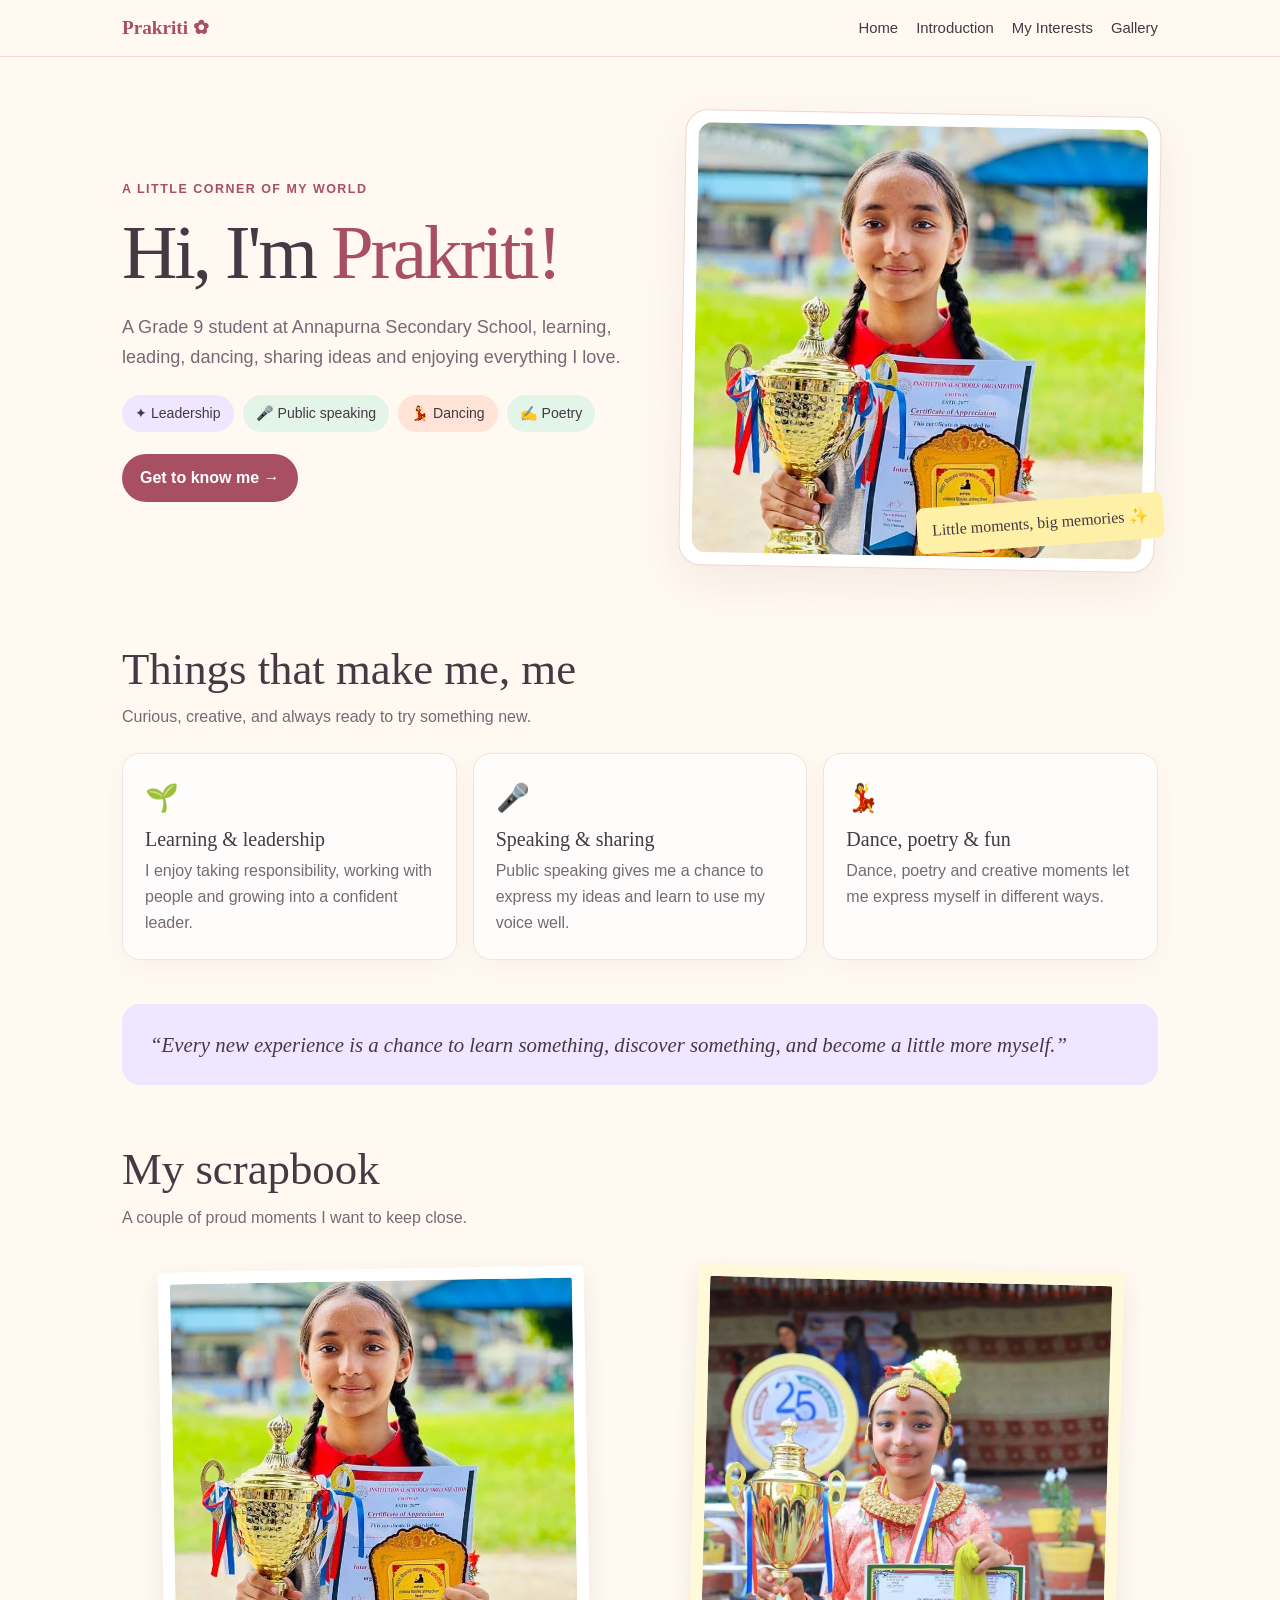
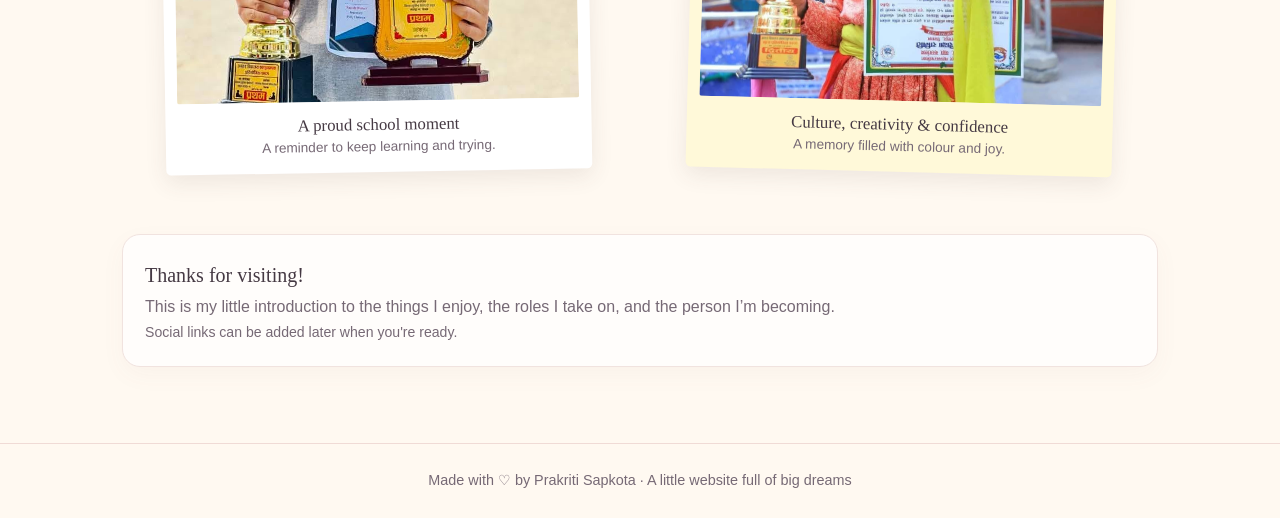
<file: index.html>
<!doctype html>
<html lang="en">
<head>
<meta charset="utf-8"><meta name="viewport" content="width=device-width, initial-scale=1">
<meta name="description" content="A little introduction to Prakriti Sapkota — student, young leader, dancer and poetry lover.">
<title>Prakriti Sapkota | A Little Introduction</title><link rel="stylesheet" href="style.css">
</head><body>
<header class="nav"><div class="nav-inner"><a class="brand" href="index.html">Prakriti ✿</a><nav class="links" aria-label="Main navigation"><a href="index.html">Home</a><a href="introduction.html">Introduction</a><a href="#interests">My Interests</a><a href="#gallery">Gallery</a></nav></div></header>
<main>
<section class="hero">
<div><div class="eyebrow">A little corner of my world</div><h1>Hi, I'm <span>Prakriti!</span></h1><p class="lead">A Grade 9 student at Annapurna Secondary School, learning, leading, dancing, sharing ideas and enjoying everything I love.</p><div class="pills"><span class="pill">✦ Leadership</span><span class="pill">🎤 Public speaking</span><span class="pill">💃 Dancing</span><span class="pill">✍️ Poetry</span></div><a class="btn" href="introduction.html">Get to know me →</a></div>
<div class="hero-photo"><img src="achievement-school.jpg" alt="Prakriti holding a trophy and certificates at a school event"><div class="photo-note">Little moments, big memories ✨</div></div>
</section>
<section class="section" id="interests"><div class="section-head"><h2>Things that make me, me</h2><p>Curious, creative, and always ready to try something new.</p></div>
<div class="cards">
<article class="card"><div class="emoji">🌱</div><h3>Learning & leadership</h3><p>I enjoy taking responsibility, working with people and growing into a confident leader.</p></article>
<article class="card"><div class="emoji">🎤</div><h3>Speaking & sharing</h3><p>Public speaking gives me a chance to express my ideas and learn to use my voice well.</p></article>
<article class="card"><div class="emoji">💃</div><h3>Dance, poetry & fun</h3><p>Dance, poetry and creative moments let me express myself in different ways.</p></article>
</div></section>
<div class="quote">“Every new experience is a chance to learn something, discover something, and become a little more myself.”</div>
<section class="section" id="gallery"><div class="section-head"><h2>My scrapbook</h2><p>A couple of proud moments I want to keep close.</p></div>
<div class="gallery">
<figure class="scrap"><img src="achievement-school.jpg" alt="Prakriti with a trophy and appreciation certificates"><figcaption>A proud school moment<span class="caption-small">A reminder to keep learning and trying.</span></figcaption></figure>
<figure class="scrap"><img src="achievement-performance.jpg" alt="Prakriti in traditional dance attire holding a trophy and certificate"><figcaption>Culture, creativity & confidence<span class="caption-small">A memory filled with colour and joy.</span></figcaption></figure>
</div></section>
<section class="section"><div class="card"><h3>Thanks for visiting!</h3><p>This is my little introduction to the things I enjoy, the roles I take on, and the person I’m becoming.</p><p class="tiny">Social links can be added later when you're ready.</p></div></section>
</main><footer>Made with ♡ by Prakriti Sapkota · A little website full of big dreams</footer>
</body></html>
</file>
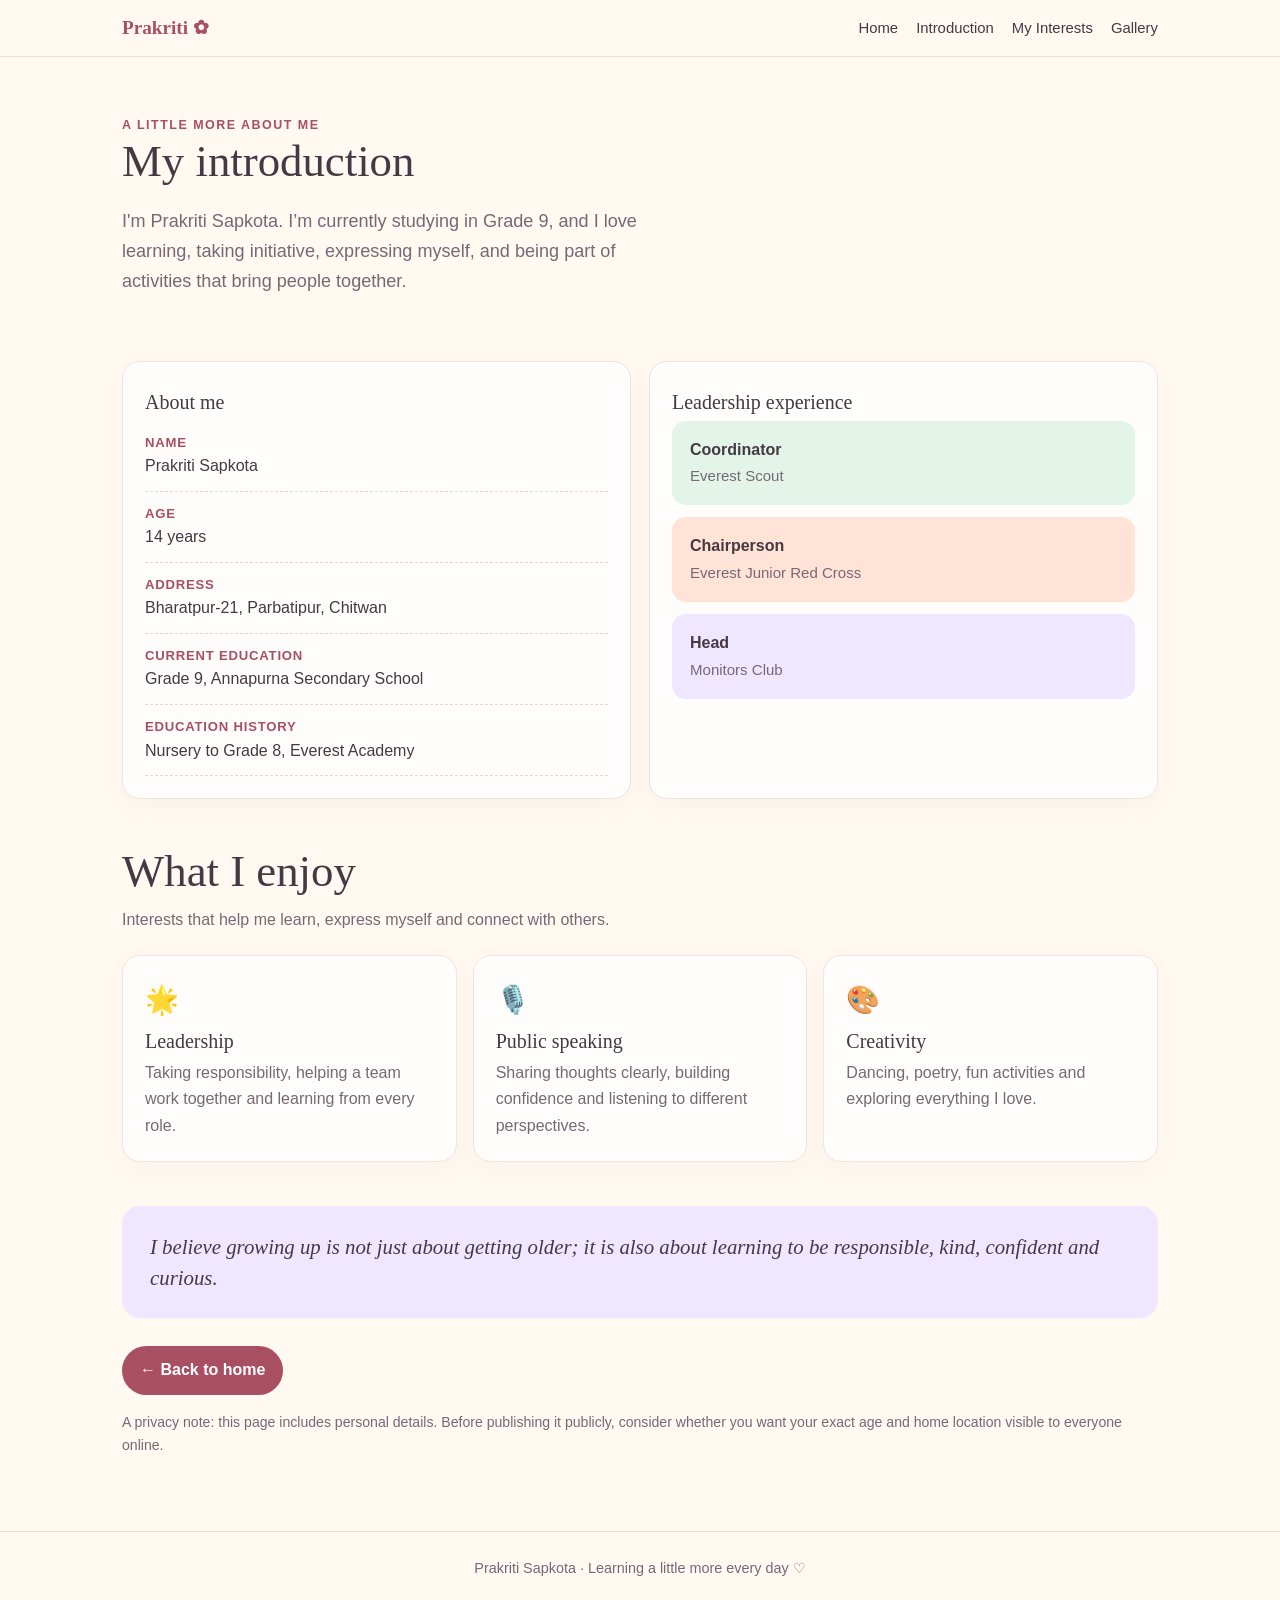
<file: introduction.html>
<!doctype html>
<html lang="en">
<head><meta charset="utf-8"><meta name="viewport" content="width=device-width, initial-scale=1"><meta name="description" content="Meet Prakriti Sapkota: her education, leadership experiences and interests."><title>Introduction | Prakriti Sapkota</title><link rel="stylesheet" href="style.css"></head>
<body><header class="nav"><div class="nav-inner"><a class="brand" href="index.html">Prakriti ✿</a><nav class="links" aria-label="Main navigation"><a href="index.html">Home</a><a href="introduction.html">Introduction</a><a href="index.html#interests">My Interests</a><a href="index.html#gallery">Gallery</a></nav></div></header>
<main>
<section class="section"><div class="eyebrow">A little more about me</div><h2>My introduction</h2><p class="lead">I'm Prakriti Sapkota. I’m currently studying in Grade 9, and I love learning, taking initiative, expressing myself, and being part of activities that bring people together.</p></section>
<section class="section profile-grid">
<div class="card"><h3>About me</h3><ul class="detail-list">
<li><strong>Name</strong>Prakriti Sapkota</li>
<li><strong>Age</strong>14 years</li>
<li><strong>Address</strong>Bharatpur-21, Parbatipur, Chitwan</li>
<li><strong>Current education</strong>Grade 9, Annapurna Secondary School</li>
<li><strong>Education history</strong>Nursery to Grade 8, Everest Academy</li>
</ul></div>
<div class="card"><h3>Leadership experience</h3><div class="leadership-list">
<div class="role"><strong>Coordinator</strong><span>Everest Scout</span></div>
<div class="role"><strong>Chairperson</strong><span>Everest Junior Red Cross</span></div>
<div class="role"><strong>Head</strong><span>Monitors Club</span></div>
</div></div>
</section>
<section class="section"><div class="section-head"><h2>What I enjoy</h2><p>Interests that help me learn, express myself and connect with others.</p></div><div class="cards">
<article class="card"><div class="emoji">🌟</div><h3>Leadership</h3><p>Taking responsibility, helping a team work together and learning from every role.</p></article>
<article class="card"><div class="emoji">🎙️</div><h3>Public speaking</h3><p>Sharing thoughts clearly, building confidence and listening to different perspectives.</p></article>
<article class="card"><div class="emoji">🎨</div><h3>Creativity</h3><p>Dancing, poetry, fun activities and exploring everything I love.</p></article>
</div></section>
<div class="quote">I believe growing up is not just about getting older; it is also about learning to be responsible, kind, confident and curious.</div>
<p><a class="btn" href="index.html">← Back to home</a></p>
<p class="tiny">A privacy note: this page includes personal details. Before publishing it publicly, consider whether you want your exact age and home location visible to everyone online.</p>
</main><footer>Prakriti Sapkota · Learning a little more every day ♡</footer></body></html>
</file>
<file: style.css>
:root{--cream:#fff9f1;--peach:#ffe3d6;--rose:#d87983;--rose-dark:#a94f63;--lavender:#eee7ff;--mint:#e3f4e8;--ink:#453943;--muted:#766975;--paper:#fffdfb}
*{box-sizing:border-box}html{scroll-behavior:smooth}body{margin:0;background:var(--cream);color:var(--ink);font-family: "Trebuchet MS",Arial,sans-serif;line-height:1.65}
a{color:var(--rose-dark)}.nav{position:sticky;top:0;z-index:10;background:rgba(255,249,241,.94);backdrop-filter:blur(10px);border-bottom:1px solid #f2d9d6}
.nav-inner{max-width:1080px;margin:auto;padding:12px 22px;display:flex;align-items:center;justify-content:space-between;gap:16px}.brand{font-family:Georgia,serif;font-weight:bold;font-size:1.2rem;color:var(--rose-dark);text-decoration:none}.links{display:flex;gap:18px;flex-wrap:wrap}.links a{text-decoration:none;font-size:.93rem;color:var(--ink)}.links a:hover{color:var(--rose-dark)}
main{max-width:1080px;margin:auto;padding:28px 22px 60px}.hero{display:grid;grid-template-columns:1.05fr .95fr;align-items:center;gap:34px;min-height:520px;padding:28px 0 44px}.eyebrow{color:var(--rose-dark);font-weight:bold;letter-spacing:.12em;text-transform:uppercase;font-size:.78rem}.hero h1{font:clamp(2.5rem,6vw,4.8rem)/1.08 Georgia,serif;margin:12px 0 18px;letter-spacing:-.04em}.hero h1 span{color:var(--rose-dark)}.lead{font-size:1.13rem;color:var(--muted);max-width:540px}.pills{display:flex;flex-wrap:wrap;gap:9px;margin:22px 0}.pill{background:var(--lavender);padding:7px 13px;border-radius:99px;font-size:.88rem}.pill:nth-child(2n){background:var(--mint)}.pill:nth-child(3n){background:var(--peach)}.btn{display:inline-block;background:var(--rose-dark);color:white;padding:11px 18px;border-radius:99px;text-decoration:none;font-weight:bold}.hero-photo{position:relative;padding:12px;background:white;border:1px solid #f1d5cf;border-radius:22px;box-shadow:0 16px 40px #9c6c6c1a;transform:rotate(1deg)}.hero-photo img{display:block;width:100%;height:430px;object-fit:cover;object-position:center 24%;border-radius:14px}.photo-note{position:absolute;right:-10px;bottom:24px;background:#fff0a8;padding:10px 15px;border-radius:8px;transform:rotate(-5deg);font-family:Georgia,serif}
.section{padding:30px 0 16px}.section-head{margin-bottom:22px}.section h2{font:clamp(1.9rem,4vw,2.8rem)/1.2 Georgia,serif;margin:0 0 8px}.section-head p{margin:0;color:var(--muted)}.cards{display:grid;grid-template-columns:repeat(3,1fr);gap:16px}.card{background:var(--paper);border:1px solid #f1e3df;border-radius:18px;padding:22px;box-shadow:0 8px 24px #8d59620b}.card .emoji{font-size:1.7rem}.card h3{margin:7px 0;font:1.25rem Georgia,serif}.card p{margin:0;color:var(--muted)}.quote{margin:28px 0;background:var(--lavender);border-radius:18px;padding:25px 28px;font:italic 1.3rem/1.5 Georgia,serif}.gallery{display:grid;grid-template-columns:repeat(2,minmax(0,1fr));gap:24px}.scrap{background:#fff;padding:12px 12px 18px;box-shadow:0 8px 22px #563d3d19;border-radius:5px;transform:rotate(-1deg)}.scrap:nth-child(2){transform:rotate(1.5deg);background:#fff9d9}.scrap img{display:block;width:100%;height:420px;object-fit:cover;border-radius:2px}.scrap figcaption{font:1.05rem Georgia,serif;text-align:center;padding:14px 4px 0}.scrap .caption-small{display:block;font: .85rem "Trebuchet MS",Arial,sans-serif;color:var(--muted);margin-top:4px}
.profile-grid{display:grid;grid-template-columns:1fr 1fr;gap:18px}.detail-list{list-style:none;margin:0;padding:0}.detail-list li{padding:11px 0;border-bottom:1px dashed #e9d3d1}.detail-list strong{display:block;color:var(--rose-dark);font-size:.82rem;text-transform:uppercase;letter-spacing:.06em}.leadership-list{display:grid;gap:12px}.role{background:var(--mint);padding:16px 18px;border-radius:14px}.role:nth-child(2){background:var(--peach)}.role:nth-child(3){background:var(--lavender)}.role strong{display:block}.role span{color:var(--muted);font-size:.94rem}
footer{border-top:1px solid #f0dbd6;text-align:center;color:var(--muted);padding:25px 16px;font-size:.9rem}.tiny{font-size:.88rem;color:var(--muted)}
@media(max-width:760px){.nav-inner{align-items:flex-start;flex-direction:column}.links{gap:12px}.hero{grid-template-columns:1fr;min-height:0;padding-top:18px}.hero-photo{max-width:540px;width:100%;margin:0 auto}.hero-photo img{height:390px}.cards{grid-template-columns:1fr}.profile-grid{grid-template-columns:1fr}.gallery{grid-template-columns:1fr}.scrap img{height:auto;max-height:520px;object-fit:contain;background:#f8f1ec}.section{padding-top:22px}main{padding-left:16px;padding-right:16px}}
</file>
